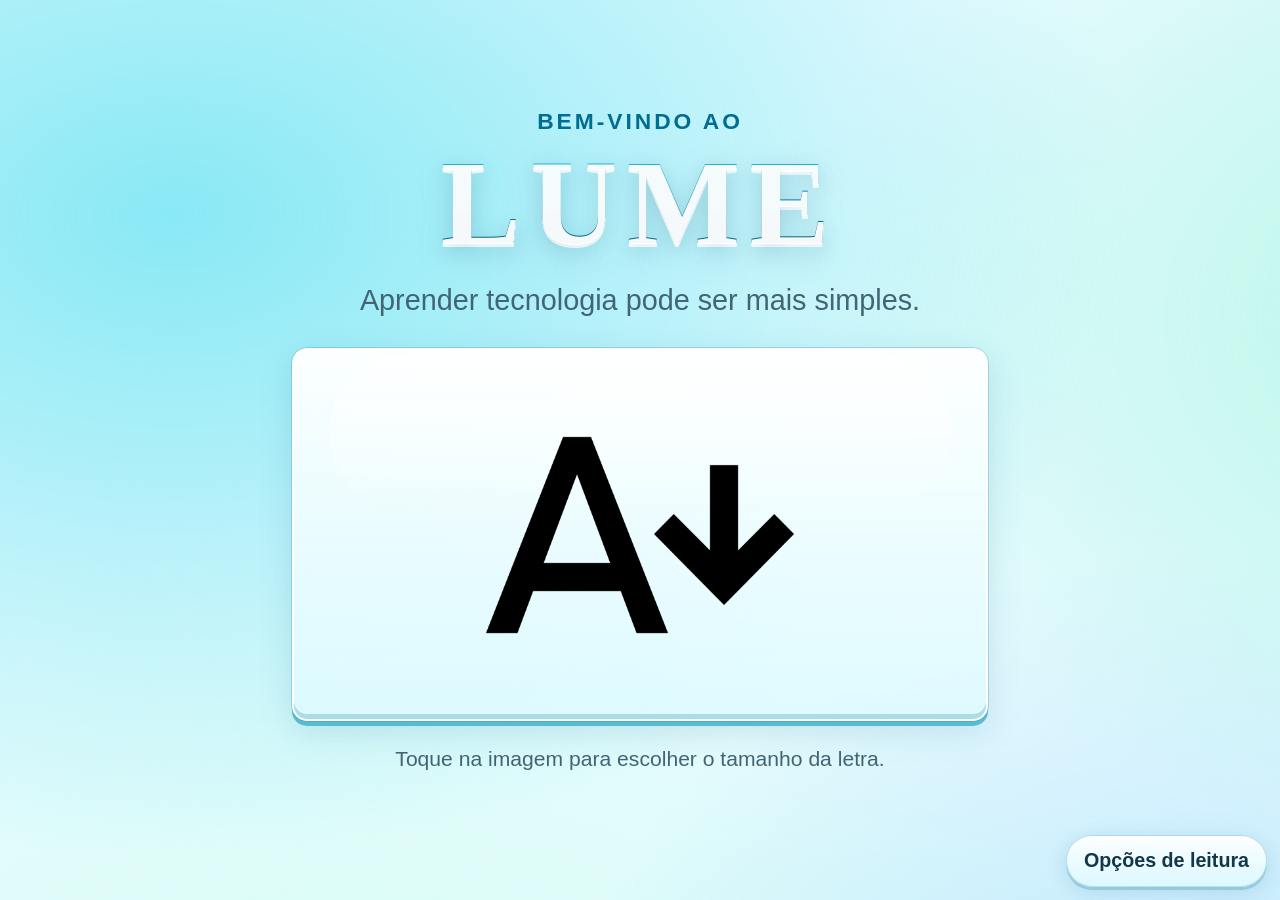
<file: index.html>
<!doctype html>
<html lang="pt-BR">
<head>
  <meta charset="utf-8">
  <meta name="viewport" content="width=device-width, initial-scale=1">
  <meta name="color-scheme" content="light dark">
  <title>LUME — Vamos começar</title>
  <link rel="stylesheet" href="assets/css/styles.css">
<link rel="icon" href="assets/img/favicon.ico?v=4" type="image/x-icon">
  <link rel="shortcut icon" href="assets/img/favicon.ico?v=4" type="image/x-icon">
  <script src="assets/js/common.js"></script>
  <meta name="description" content="LUME — aprender tecnologia com calma, autonomia e segurança.">
  <script src="assets/js/index.js" defer></script>
</head>
<body class="welcome-page">
  <main class="welcome">
    <p class="eyebrow">Bem-vindo ao</p>
    <h1 class="brand">LUME</h1>
    <p class="welcome-copy">Aprender tecnologia pode ser mais simples.</p>
    <button class="fontsize-button" id="startButton" type="button" aria-label="Começar e ajustar o tamanho da letra">
      <img id="fontsizeImage" src="assets/img/fontsize.png" alt="Imagem para começar e ajustar a leitura" style="pointer-events: none;">
      <span class="image-fallback" id="imageFallback" hidden>Toque aqui para começar</span>
    </button>
    <p class="hint">Toque na imagem para escolher o tamanho da letra.</p>
  </main>
</body>
</html>
</file>
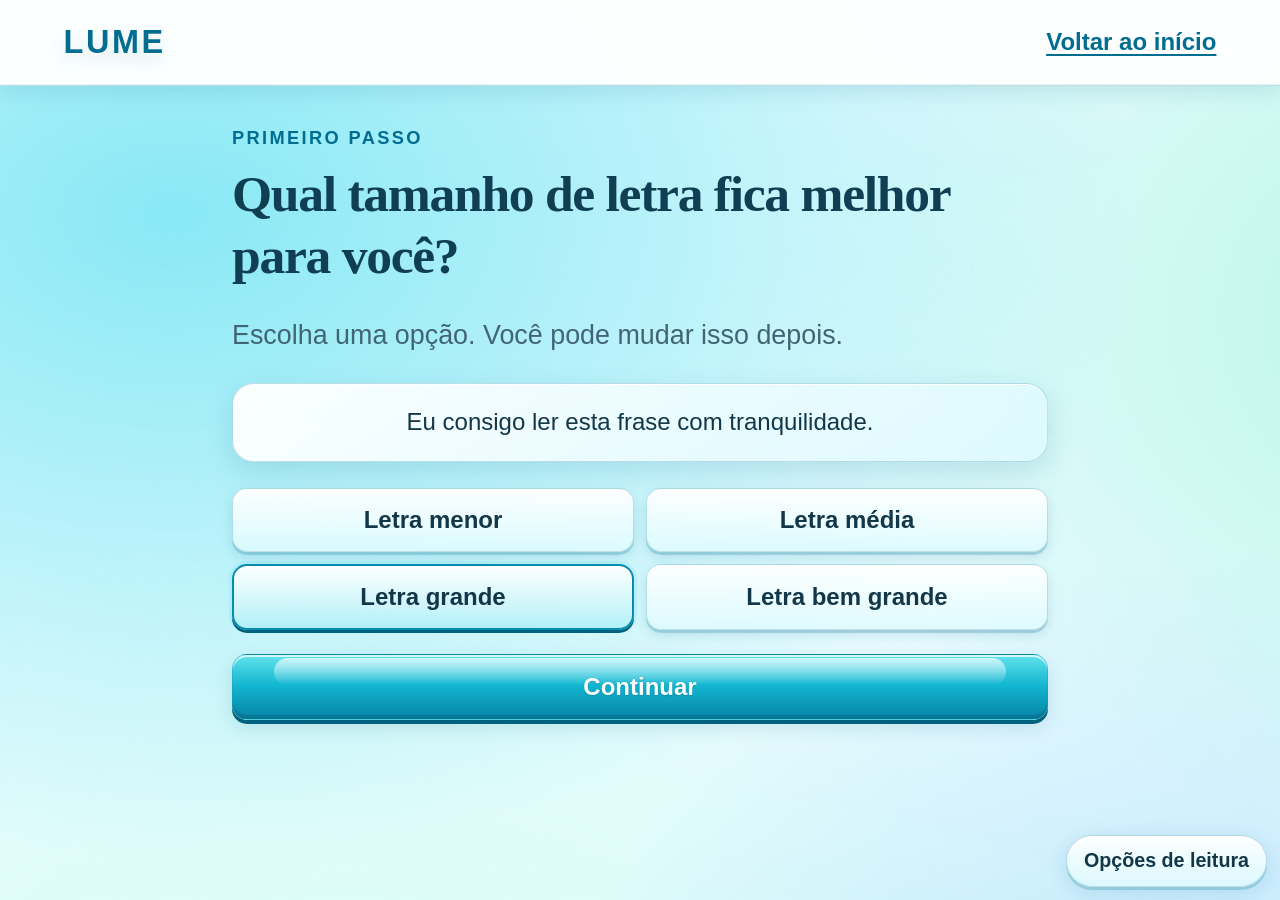
<file: pages/acessibilidade.html>
<!doctype html>
<html lang="pt-BR">
<head>
  <meta charset="utf-8">
  <meta name="viewport" content="width=device-width, initial-scale=1">
  <meta name="color-scheme" content="light dark">
  <title>Escolha o tamanho da letra — LUME</title>
  <link rel="stylesheet" href="../assets/css/styles.css">
<link rel="icon" href="../assets/img/favicon.ico?v=4" type="image/x-icon">
  <link rel="shortcut icon" href="../assets/img/favicon.ico?v=4" type="image/x-icon">
  <script src="../assets/js/common.js"></script>
  <script src="../assets/js/accessibility.js" defer></script>
</head>
<body>
  <header class="site-header">
    <a class="brand small-brand" href="../index.html">LUME</a>
    <a class="text-link" href="../index.html">Voltar ao início</a>
  </header>
  <main class="container narrow">
    <p class="eyebrow">Primeiro passo</p>
    <h1>Qual tamanho de letra fica melhor para você?</h1>
    <p class="lead">Escolha uma opção. Você pode mudar isso depois.</p>
    <section class="font-preview" aria-live="polite">
      <p id="previewText">Eu consigo ler esta frase com tranquilidade.</p>
    </section>
    <div class="choice-grid" aria-label="Tamanho da letra">
      <button class="choice-button" type="button" data-font="small" aria-pressed="false">Letra menor</button>
      <button class="choice-button" type="button" data-font="medium" aria-pressed="false">Letra média</button>
      <button class="choice-button" type="button" data-font="large" aria-pressed="false">Letra grande</button>
      <button class="choice-button" type="button" data-font="xlarge" aria-pressed="false">Letra bem grande</button>
    </div>
    <a class="button primary full" href="login.html">Continuar</a>
  </main>
</body>
</html>
</file>
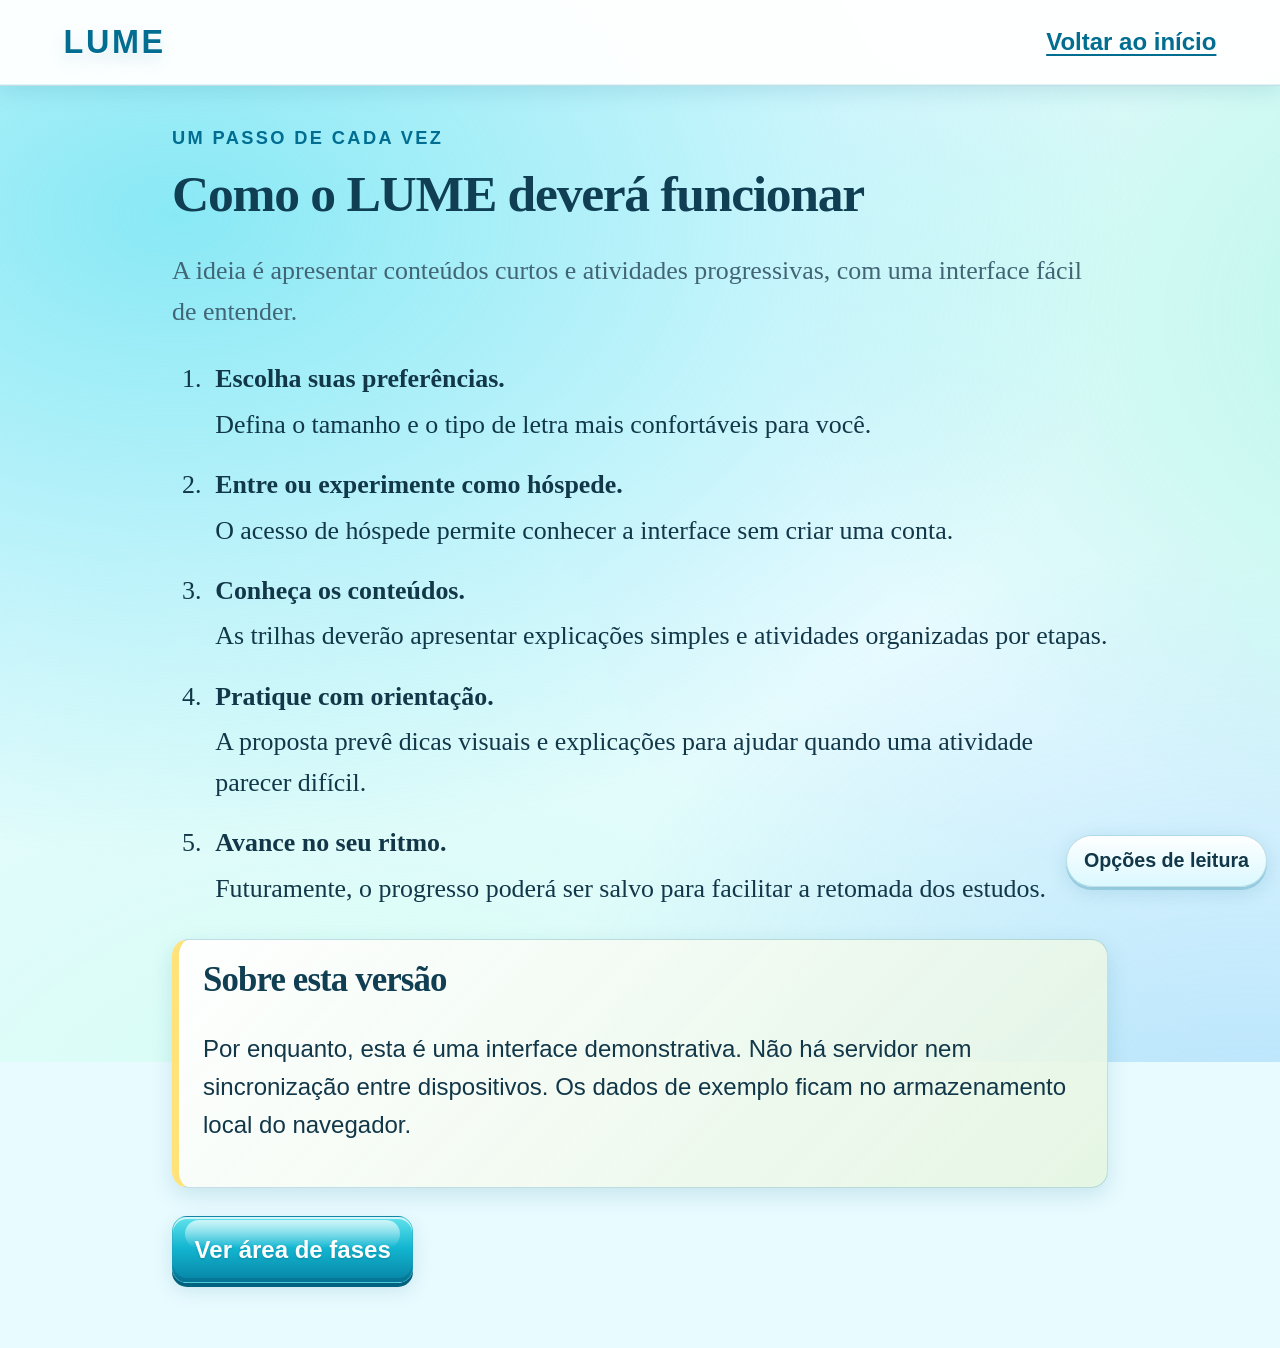
<file: pages/como-funciona.html>
<!doctype html>
<html lang="pt-BR">
<head>
  <meta charset="utf-8">
  <meta name="viewport" content="width=device-width, initial-scale=1">
  <meta name="color-scheme" content="light dark">
  <title>Como funciona — LUME</title>
  <link rel="stylesheet" href="../assets/css/styles.css">
<link rel="icon" href="../assets/img/favicon.ico?v=4" type="image/x-icon">
  <link rel="shortcut icon" href="../assets/img/favicon.ico?v=4" type="image/x-icon">
  <script src="../assets/js/common.js"></script>
</head>
<body>
  <header class="site-header">
    <a class="brand small-brand" href="../index.html">LUME</a>
    <a class="text-link" href="inicio.html">Voltar ao início</a>
  </header>
  <main class="container reading">
    <p class="eyebrow">Um passo de cada vez</p>
    <h1>Como o LUME deverá funcionar</h1>
    <p class="lead">A ideia é apresentar conteúdos curtos e atividades progressivas, com uma interface fácil de entender.</p>
    <ol class="steps">
      <li><strong>Escolha suas preferências.</strong><p>Defina o tamanho e o tipo de letra mais confortáveis para você.</p></li>
      <li><strong>Entre ou experimente como hóspede.</strong><p>O acesso de hóspede permite conhecer a interface sem criar uma conta.</p></li>
      <li><strong>Conheça os conteúdos.</strong><p>As trilhas deverão apresentar explicações simples e atividades organizadas por etapas.</p></li>
      <li><strong>Pratique com orientação.</strong><p>A proposta prevê dicas visuais e explicações para ajudar quando uma atividade parecer difícil.</p></li>
      <li><strong>Avance no seu ritmo.</strong><p>Futuramente, o progresso poderá ser salvo para facilitar a retomada dos estudos.</p></li>
    </ol>
    <section class="callout">
      <h2>Sobre esta versão</h2>
      <p>Por enquanto, esta é uma interface demonstrativa. Não há servidor nem sincronização entre dispositivos. Os dados de exemplo ficam no armazenamento local do navegador.</p>
    </section>
    <a class="button primary" href="trilhas.html">Ver área de fases</a>
  </main>
</body>
</html>
</file>
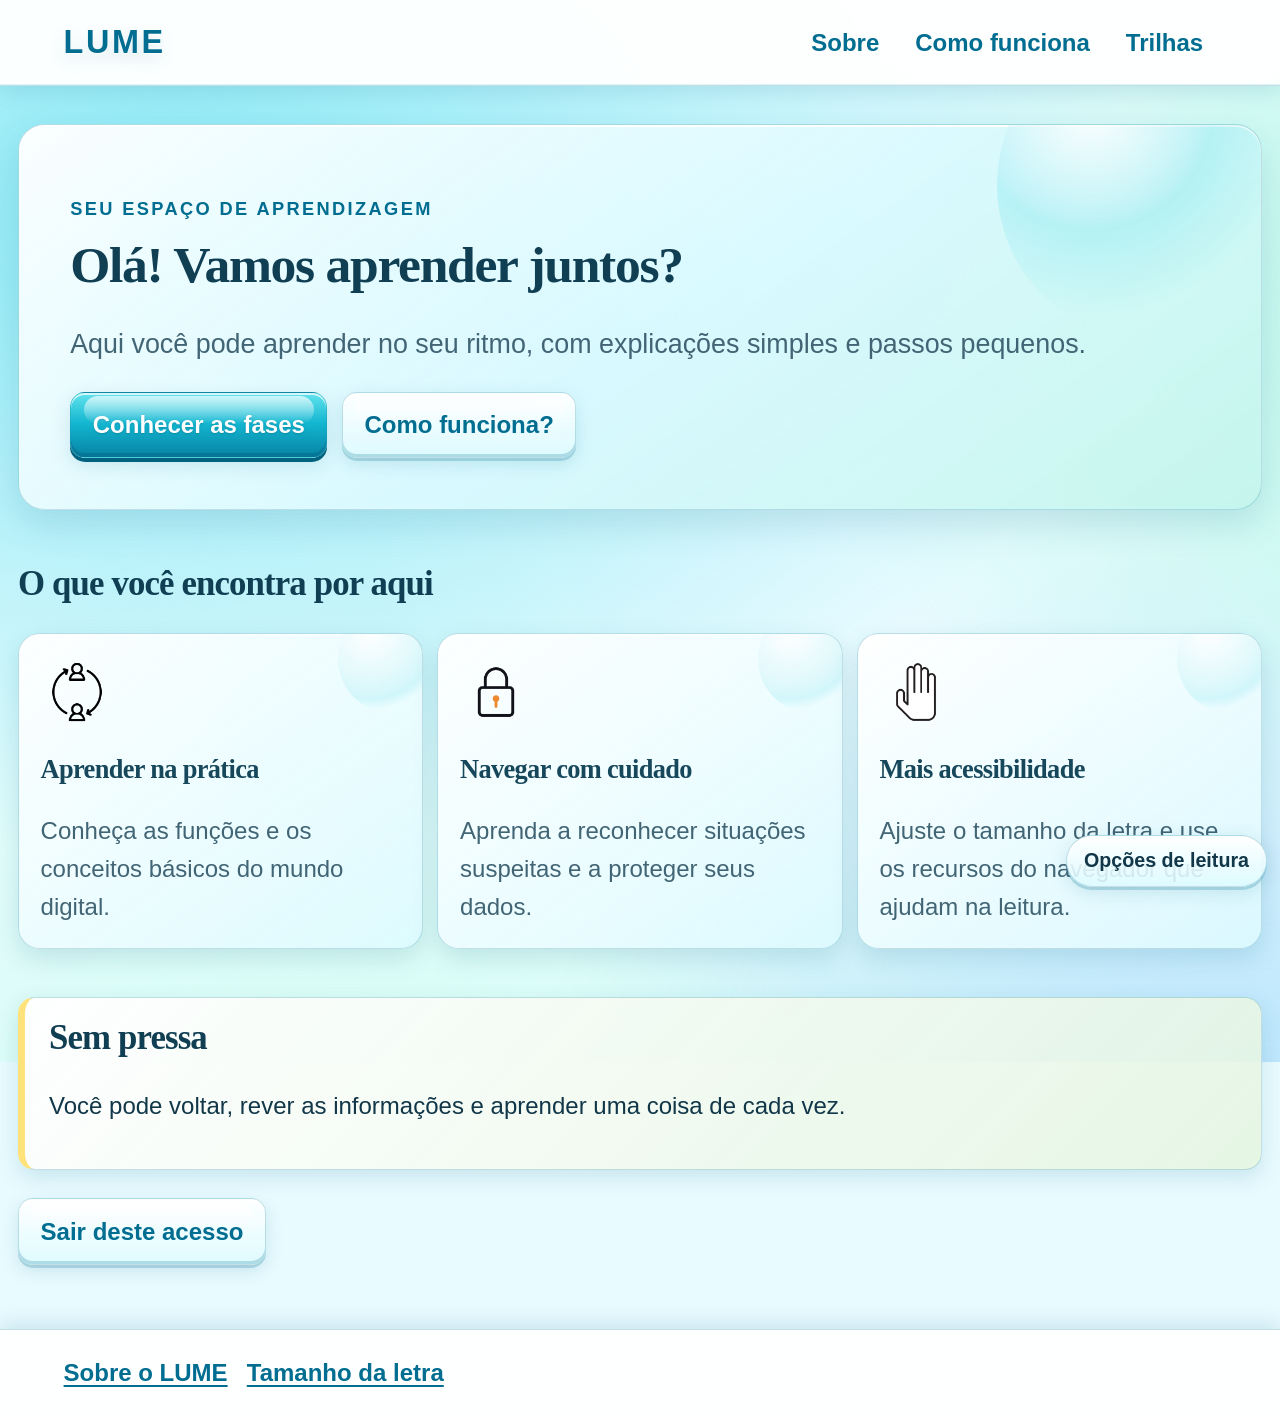
<file: pages/inicio.html>
<!doctype html>
<html lang="pt-BR">
<head>
  <meta charset="utf-8">
  <meta name="viewport" content="width=device-width, initial-scale=1">
  <meta name="color-scheme" content="light dark">
  <title>Início — LUME</title>
  <link rel="stylesheet" href="../assets/css/styles.css">
<link rel="icon" href="../assets/img/favicon.ico?v=4" type="image/x-icon">
  <link rel="shortcut icon" href="../assets/img/favicon.ico?v=4" type="image/x-icon">
  <script src="../assets/js/common.js"></script>
  <script src="../assets/js/home.js" defer></script>
</head>
<body>
  <header class="site-header">
    <a class="brand small-brand" href="../index.html">LUME</a>
    <nav aria-label="Navegação principal">
      <a href="sobre.html">Sobre</a>
      <a href="como-funciona.html">Como funciona</a>
      <a href="trilhas.html">Trilhas</a>
    </nav>
  </header>
  <main class="container">
    <section id="temporaryNotice" class="temporary-notice" role="status" hidden>
      <h2>Atenção</h2>
      <p>Atenção, este usuário sem e-mail é temporário. Após um período e determinadas atividades, você será instruído sobre como vincular um e-mail para continuar usando a plataforma. Bom aprendizado!</p>
      <button class="button secondary" id="dismissNotice" type="button">Entendi</button>
    </section>
    <section class="hero-panel">
      <p class="eyebrow">Seu espaço de aprendizagem</p>
      <h1 id="greeting">Olá! Vamos aprender juntos?</h1>
      <p class="lead">Aqui você pode aprender no seu ritmo, com explicações simples e passos pequenos.</p>
      <div class="hero-actions">
        <a class="button primary" href="trilhas.html">Conhecer as fases</a>
        <a class="button secondary" href="como-funciona.html">Como funciona?</a>
      </div>
    </section>
    <section class="section">
      <h2>O que você encontra por aqui</h2>
      <div class="cards">
        <article class="info-card">
          <img class="card-icon" src="../assets/img/icon-aprender.png" alt="" loading="lazy">
          <h3>Aprender na prática</h3>
          <p>Conheça as funções e os conceitos básicos do mundo digital.</p>
        </article>
        <article class="info-card">
          <img class="card-icon" src="../assets/img/icon-seguranca.png" alt="" loading="lazy">
          <h3>Navegar com cuidado</h3>
          <p>Aprenda a reconhecer situações suspeitas e a proteger seus dados.</p>
        </article>
        <article class="info-card">
          <img class="card-icon" src="../assets/img/icon-acessibilidade.png" alt="" loading="lazy">
          <h3>Mais acessibilidade</h3>
          <p>Ajuste o tamanho da letra e use os recursos do navegador que ajudam na leitura.</p>
        </article>
      </div>
    </section>
    <section class="callout">
      <h2>Sem pressa</h2>
      <p>Você pode voltar, rever as informações e aprender uma coisa de cada vez.</p>
    </section>
    <button class="button secondary" id="logoutButton" type="button">Sair deste acesso</button>
  </main>
  <footer class="site-footer">
    <a href="sobre.html">Sobre o LUME</a>
    <a href="acessibilidade.html">Tamanho da letra</a>
  </footer>
</body>
</html>
</file>
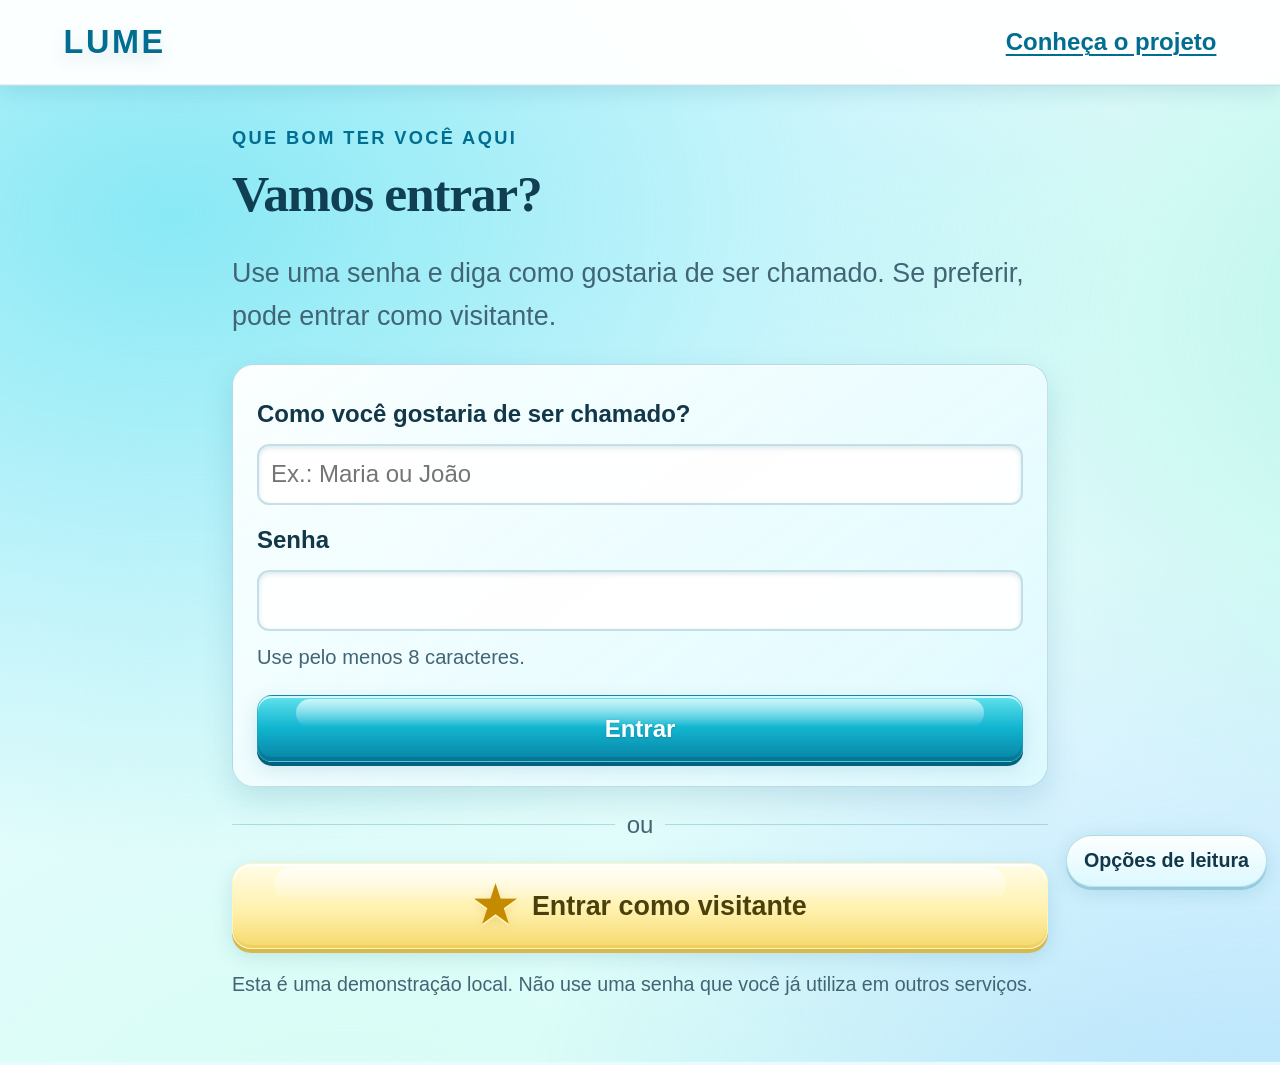
<file: pages/login.html>
<!doctype html>
<html lang="pt-BR">
<head>
  <meta charset="utf-8">
  <meta name="viewport" content="width=device-width, initial-scale=1">
  <meta name="color-scheme" content="light dark">
  <title>Entrar — LUME</title>
  <link rel="stylesheet" href="../assets/css/styles.css">
  <link rel="icon" href="../assets/img/favicon.ico?v=4" type="image/x-icon">
  <link rel="shortcut icon" href="../assets/img/favicon.ico?v=4" type="image/x-icon">
  <script src="../assets/js/common.js"></script>
  <script src="../assets/js/auth.js" defer></script>
</head>
<body>
  <header class="site-header">
    <a class="brand small-brand" href="../index.html">LUME</a>
    <a class="text-link" href="sobre.html">Conheça o projeto</a>
  </header>

  <main class="container narrow">
    <p class="eyebrow">Que bom ter você aqui</p>
    <h1>Vamos entrar?</h1>
    <p class="lead">Use uma senha e diga como gostaria de ser chamado. Se preferir, pode entrar como visitante.</p>

    <form id="loginForm" class="panel">
      <label for="displayName">Como você gostaria de ser chamado?</label>
      <input
        id="displayName"
        name="displayName"
        autocomplete="name"
        required
        minlength="2"
        maxlength="30"
        placeholder="Ex.: Maria ou João"
      >

      <label for="password">Senha</label>
      <input
        id="password"
        name="password"
        type="password"
        autocomplete="current-password"
        required
        minlength="8"
        aria-describedby="passwordHelp"
      >
      <p id="passwordHelp" class="field-help">Use pelo menos 8 caracteres.</p>

      <p id="loginMessage" class="form-message" role="status"></p>

      <button class="button primary full" type="submit">Entrar</button>
    </form>

    <div class="separator"><span>ou</span></div>

    <button class="guest-button full" id="guestButton" type="button">
      <span class="star" aria-hidden="true">★</span>
      <span>Entrar como visitante</span>
    </button>

    <p class="small-note">
      Esta é uma demonstração local. Não use uma senha que você já utiliza em outros serviços.
    </p>
  </main>
</body>
</html>
</file>
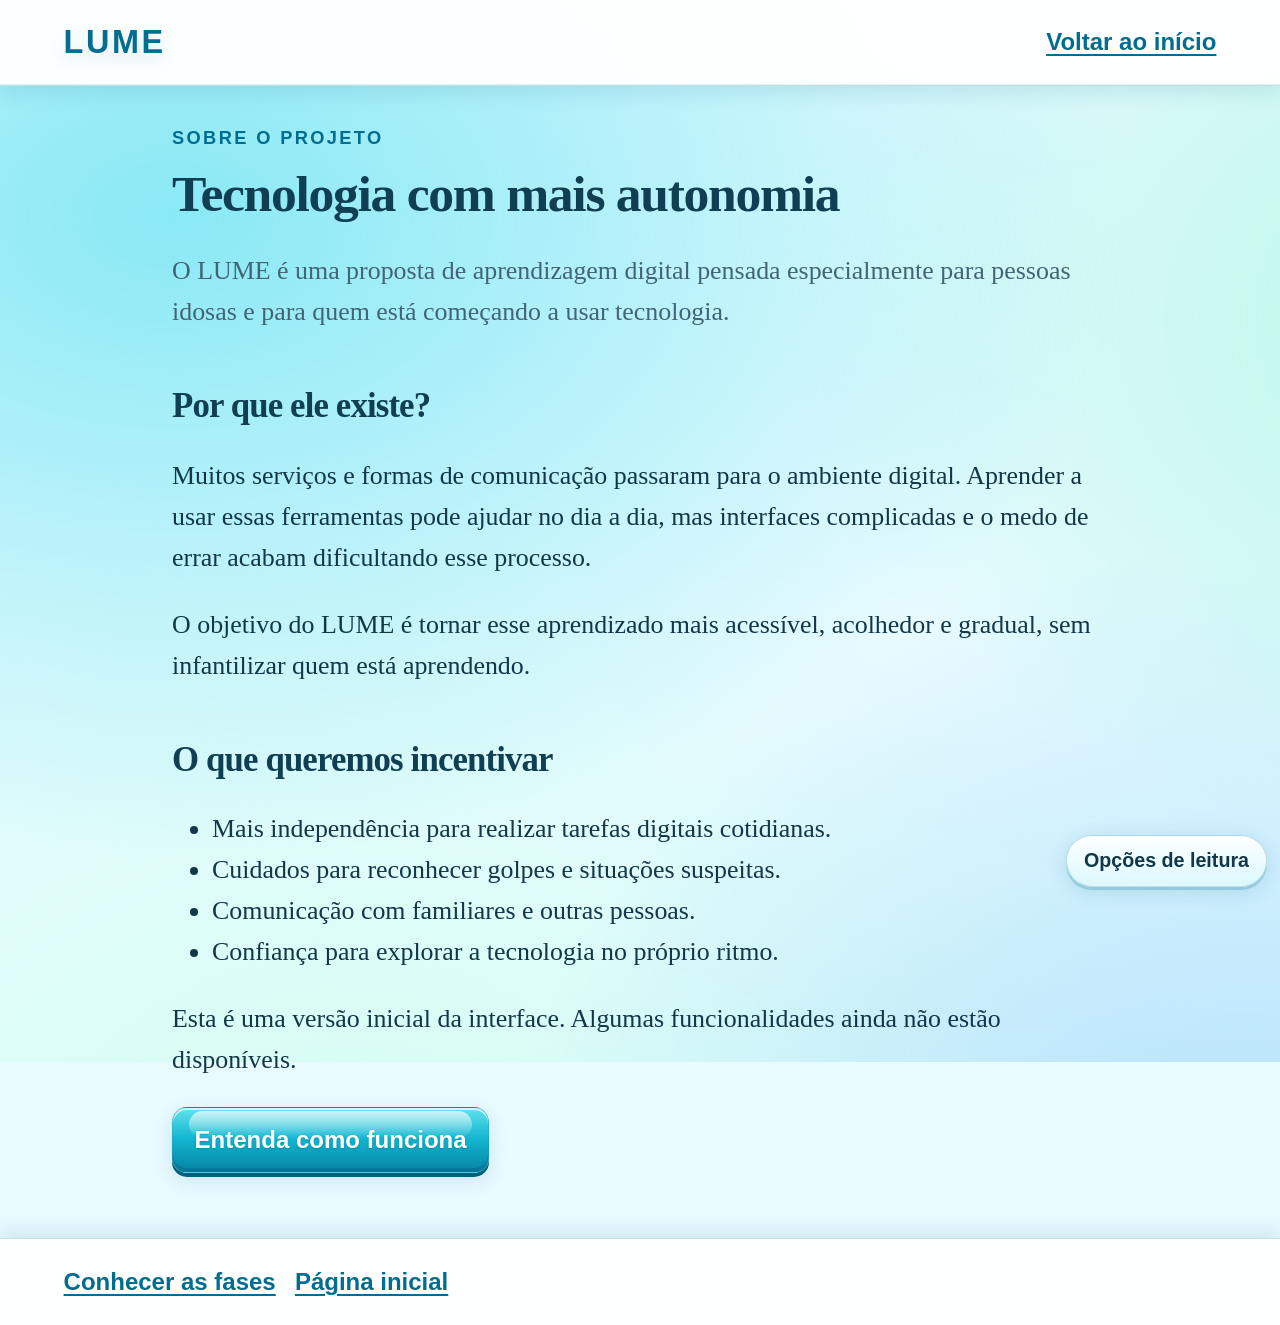
<file: pages/sobre.html>
<!doctype html>
<html lang="pt-BR">
<head>
  <meta charset="utf-8">
  <meta name="viewport" content="width=device-width, initial-scale=1">
  <meta name="color-scheme" content="light dark">
  <title>Sobre o LUME</title>
  <link rel="stylesheet" href="../assets/css/styles.css">
<link rel="icon" href="../assets/img/favicon.ico?v=4" type="image/x-icon">
  <link rel="shortcut icon" href="../assets/img/favicon.ico?v=4" type="image/x-icon">
  <script src="../assets/js/common.js"></script>
</head>
<body>
  <header class="site-header">
    <a class="brand small-brand" href="../index.html">LUME</a>
    <a class="text-link" href="inicio.html">Voltar ao início</a>
  </header>
  <main class="container reading">
    <p class="eyebrow">Sobre o projeto</p>
    <h1>Tecnologia com mais autonomia</h1>
    <p class="lead">O LUME é uma proposta de aprendizagem digital pensada especialmente para pessoas idosas e para quem está começando a usar tecnologia.</p>
    <h2>Por que ele existe?</h2>
    <p>Muitos serviços e formas de comunicação passaram para o ambiente digital. Aprender a usar essas ferramentas pode ajudar no dia a dia, mas interfaces complicadas e o medo de errar acabam dificultando esse processo.</p>
    <p>O objetivo do LUME é tornar esse aprendizado mais acessível, acolhedor e gradual, sem infantilizar quem está aprendendo.</p>
    <h2>O que queremos incentivar</h2>
    <ul>
      <li>Mais independência para realizar tarefas digitais cotidianas.</li>
      <li>Cuidados para reconhecer golpes e situações suspeitas.</li>
      <li>Comunicação com familiares e outras pessoas.</li>
      <li>Confiança para explorar a tecnologia no próprio ritmo.</li>
    </ul>
    <p>Esta é uma versão inicial da interface. Algumas funcionalidades ainda não estão disponíveis.</p>
    <a class="button primary" href="como-funciona.html">Entenda como funciona</a>
  </main>
  <footer class="site-footer">
    <a href="trilhas.html">Conhecer as fases</a>
    <a href="../index.html">Página inicial</a>
  </footer>
</body>
</html>
</file>
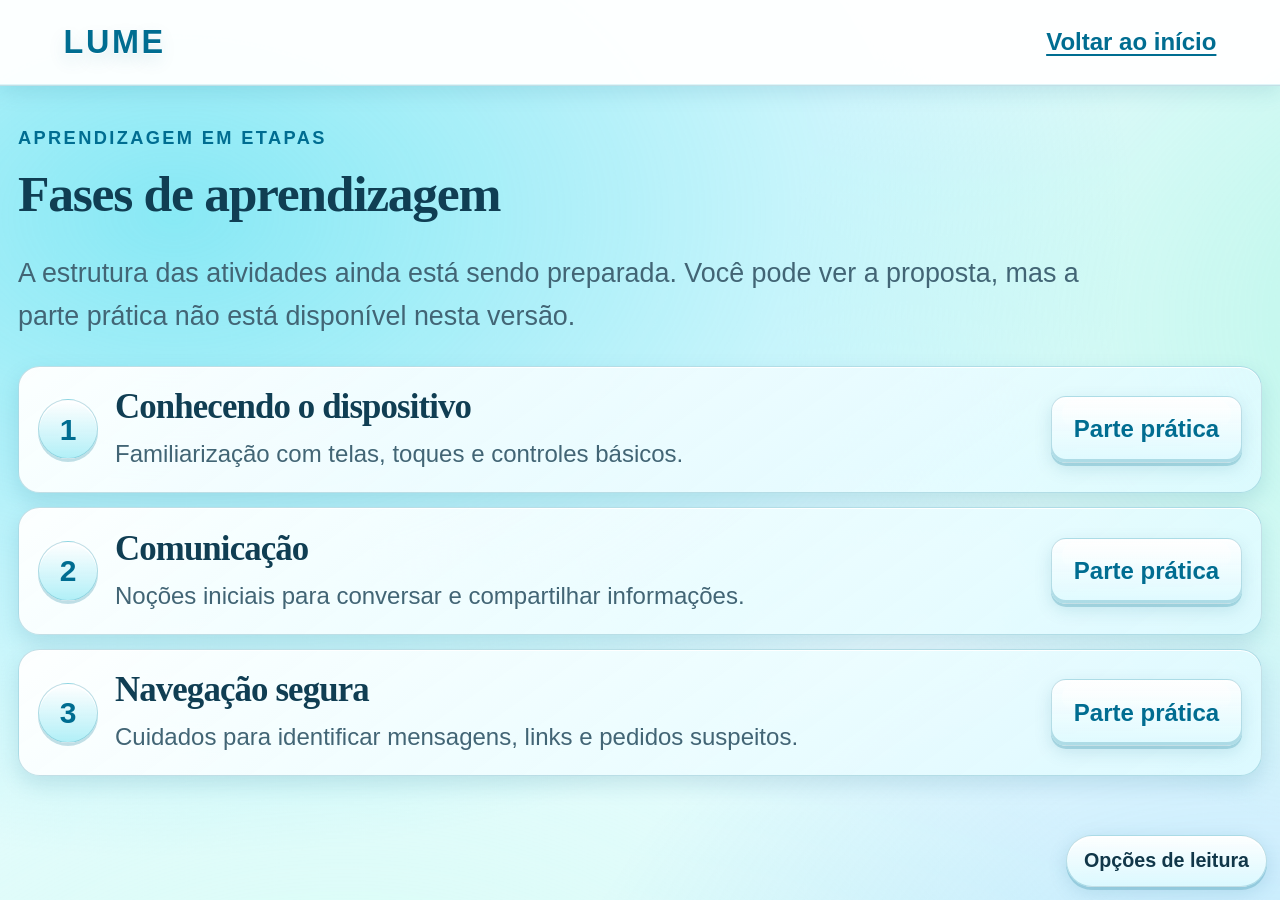
<file: pages/trilhas.html>
<!doctype html>
<html lang="pt-BR">
<head>
  <meta charset="utf-8">
  <meta name="viewport" content="width=device-width, initial-scale=1">
  <meta name="color-scheme" content="light dark">
  <title>Fases de aprendizagem — LUME</title>
  <link rel="stylesheet" href="../assets/css/styles.css">
<link rel="icon" href="../assets/img/favicon.ico?v=4" type="image/x-icon">
  <link rel="shortcut icon" href="../assets/img/favicon.ico?v=4" type="image/x-icon">
  <script src="../assets/js/common.js"></script>
  <script src="../assets/js/trilhas.js" defer></script>
</head>
<body>
  <header class="site-header">
    <a class="brand small-brand" href="../index.html">LUME</a>
    <a class="text-link" href="inicio.html">Voltar ao início</a>
  </header>
  <main class="container">
    <p class="eyebrow">Aprendizagem em etapas</p>
    <h1>Fases de aprendizagem</h1>
    <p class="lead">A estrutura das atividades ainda está sendo preparada. Você pode ver a proposta, mas a parte prática não está disponível nesta versão.</p>
    <div class="phase-list">
      <article class="phase-card">
        <span class="phase-number">1</span>
        <div><h2>Conhecendo o dispositivo</h2><p>Familiarização com telas, toques e controles básicos.</p></div>
        <button class="button secondary phase-button" type="button">Parte prática</button>
      </article>
      <article class="phase-card">
        <span class="phase-number">2</span>
        <div><h2>Comunicação</h2><p>Noções iniciais para conversar e compartilhar informações.</p></div>
        <button class="button secondary phase-button" type="button">Parte prática</button>
      </article>
      <article class="phase-card">
        <span class="phase-number">3</span>
        <div><h2>Navegação segura</h2><p>Cuidados para identificar mensagens, links e pedidos suspeitos.</p></div>
        <button class="button secondary phase-button" type="button">Parte prática</button>
      </article>
    </div>
    <p id="phaseAlert" class="alert-message" role="status" hidden><strong>Em desenvolvimento.</strong> A parte prática das fases ainda não está pronta. Volte mais tarde!</p>
  </main>
</body>
</html>
</file>
<file: assets/css/styles.css>
:root {
  color-scheme: light;
  --page-font-family: Arial, Helvetica, sans-serif;
  --heading-font-family: "Times New Roman", Times, serif;
  --reading-font-family: "Times New Roman", Times, serif;
  --base-font-size: 24px;
  --ink: #113749;
  --muted: #426575;
  --heading: #103e53;
  --link: #006d91;
  --page-background: #e8fbff;
  --surface: rgba(255, 255, 255, 0.88);
  --surface-strong: rgba(255, 255, 255, 0.96);
  --surface-soft: rgba(221, 250, 255, 0.86);
  --border: rgba(44, 139, 164, 0.28);
  --primary: #078cae;
  --primary-dark: #00627e;
  --aqua: #52d9e8;
  --mint: #75e4b0;
  --accent: #ffe27a;
  --focus: #e0931c;
  --shadow: rgba(16, 104, 132, 0.15);
  --glow-a: rgba(78, 222, 239, 0.62);
  --glow-b: rgba(135, 244, 208, 0.58);
  --glow-c: rgba(97, 187, 247, 0.42);
  --glow-d: rgba(206, 255, 239, 0.72);
  --button-text: #ffffff;
  --card-heading: #16475b;
}

:root[data-theme="dark"] {
  color-scheme: dark;
  --ink: #e2f5fb;
  --muted: #b4d2de;
  --heading: #e9fbff;
  --link: #8deeff;
  --page-background: #071e29;
  --surface: rgba(10, 42, 57, 0.9);
  --surface-strong: rgba(9, 37, 51, 0.96);
  --surface-soft: rgba(15, 64, 80, 0.88);
  --border: rgba(104, 221, 236, 0.28);
  --primary: #20b9d1;
  --primary-dark: #08748b;
  --aqua: #31cadd;
  --mint: #43cfa1;
  --accent: #f0d36d;
  --focus: #ffd36e;
  --shadow: rgba(0, 0, 0, 0.28);
  --glow-a: rgba(0, 164, 198, 0.34);
  --glow-b: rgba(19, 177, 132, 0.3);
  --glow-c: rgba(46, 126, 221, 0.3);
  --glow-d: rgba(16, 91, 110, 0.46);
  --button-text: #f4fdff;
  --card-heading: #e1f8ff;
}

@media (prefers-color-scheme: dark) {
  :root[data-theme="auto"] {
    color-scheme: dark;
    --ink: #e2f5fb;
    --muted: #b4d2de;
    --heading: #e9fbff;
    --link: #8deeff;
    --page-background: #071e29;
    --surface: rgba(10, 42, 57, 0.9);
    --surface-strong: rgba(9, 37, 51, 0.96);
    --surface-soft: rgba(15, 64, 80, 0.88);
    --border: rgba(104, 221, 236, 0.28);
    --primary: #20b9d1;
    --primary-dark: #08748b;
    --aqua: #31cadd;
    --mint: #43cfa1;
    --accent: #f0d36d;
    --focus: #ffd36e;
    --shadow: rgba(0, 0, 0, 0.28);
    --glow-a: rgba(0, 164, 198, 0.34);
    --glow-b: rgba(19, 177, 132, 0.3);
    --glow-c: rgba(46, 126, 221, 0.3);
    --glow-d: rgba(16, 91, 110, 0.46);
    --button-text: #f4fdff;
    --card-heading: #e1f8ff;
  }
}

* {
  box-sizing: border-box;
}

html {
  min-height: 100%;
  font-size: var(--base-font-size);
  scroll-behavior: smooth;
}

body {
  position: relative;
  isolation: isolate;
  min-height: 100vh;
  margin: 0;
  overflow-x: hidden;
  color: var(--ink);
  background: var(--page-background);
  font-family: var(--page-font-family);
  font-size: 1rem;
  line-height: 1.58;
}

body::before {
  position: fixed;
  z-index: -1;
  inset: -18%;
  content: "";
  pointer-events: none;
  background:
    radial-gradient(ellipse at 18% 22%, var(--glow-a) 0%, transparent 34%),
    radial-gradient(ellipse at 78% 28%, var(--glow-b) 0%, transparent 32%),
    radial-gradient(ellipse at 62% 82%, var(--glow-c) 0%, transparent 35%),
    radial-gradient(ellipse at 25% 78%, var(--glow-d) 0%, transparent 34%);
  background-size: 140% 140%;
  transform: translate3d(-2%, 0, 0);
  animation: aquaFlow 34s ease-in-out infinite alternate;
  will-change: transform;
}

@keyframes aquaFlow {
  0% {
    transform: translate3d(-2%, -1%, 0) scale(1);
  }
  50% {
    transform: translate3d(2%, 2%, 0) scale(1.035);
  }
  100% {
    transform: translate3d(3%, -2%, 0) scale(1.015);
  }
}

a {
  color: var(--link);
  font-weight: 700;
  text-underline-offset: 0.16em;
}

a:hover {
  text-decoration-thickness: 2px;
}

button,
input,
select {
  font: inherit;
}

button,
.button {
  min-height: 2.25rem;
  border-radius: 0.625rem;
  cursor: pointer;
  transition: transform 0.16s ease, filter 0.16s ease, box-shadow 0.16s ease;
}

button:hover,
.button:hover {
  filter: saturate(1.08) brightness(1.02);
  transform: translateY(-2px);
}

button:active,
.button:active {
  transform: translateY(1px);
}

button:focus-visible,
a:focus-visible,
input:focus-visible,
select:focus-visible,
summary:focus-visible {
  outline: 3px solid var(--focus);
  outline-offset: 3px;
}

h1,
h2,
h3,
h4 {
  color: var(--heading);
  font-family: var(--heading-font-family);
  line-height: 1.2;
  letter-spacing: -0.025em;
}

h1 {
  margin: 0.2em 0 0.45em;
  font-size: 2.15rem;
}

h2 {
  margin-top: 1.5em;
  font-size: 1.45rem;
}

h3 {
  font-size: 1.1rem;
}

p,
li {
  max-width: 75ch;
}

img {
  max-width: 100%;
}

[hidden] {
  display: none !important;
}

.site-header {
  position: relative;
  display: flex;
  align-items: center;
  justify-content: space-between;
  gap: 1rem;
  padding: 0.7rem clamp(0.75rem, 5vw, 2.65rem);
  border-bottom: 1px solid var(--border);
  background: var(--surface-strong);
  box-shadow: 0 0.2rem 0.9rem var(--shadow), inset 0 -1px rgba(99, 202, 221, 0.2);
}

.site-header nav {
  display: flex;
  flex-wrap: wrap;
  gap: 0.4rem;
}

.site-header nav a {
  padding: 0.28rem 0.55rem;
  border-radius: 999px;
  text-decoration: none;
}

.site-header nav a:hover {
  background: color-mix(in srgb, var(--aqua) 18%, transparent);
}

.brand {
  color: var(--link);
  font-weight: 900;
  letter-spacing: 0.08em;
  text-decoration: none;
  text-shadow: 0 1px 0 var(--surface-strong), 0 0.3rem 0.7rem var(--shadow);
}

.small-brand {
  font-size: 1.35rem;
}

.container {
  position: relative;
  width: min(100% - 1.5rem, 52rem);
  margin: 1.6rem auto 2.7rem;
}

.narrow {
  width: min(100% - 1.5rem, 34rem);
}

.reading {
  max-width: 39rem;
}

.reading > p:not(.eyebrow),
.reading li {
  font-family: var(--reading-font-family);
  font-size: 1.08rem;
}

.lead {
  color: var(--muted);
  font-size: 1.12rem;
}

.eyebrow {
  margin-bottom: 0.35rem;
  color: var(--link);
  font-size: 0.76rem;
  font-weight: 900;
  letter-spacing: 0.13em;
  text-transform: uppercase;
}

.text-link {
  font-weight: 800;
}

.button {
  position: relative;
  isolation: isolate;
  display: inline-flex;
  align-items: center;
  justify-content: center;
  gap: 0.45rem;
  overflow: hidden;
  padding: 0.55rem 0.9rem;
  border: 1px solid var(--border);
  font-weight: 900;
  text-align: center;
  text-decoration: none;
}

.button::before,
.guest-button::before,
.fontsize-button::before {
  position: absolute;
  z-index: -1;
  top: 3px;
  right: 5%;
  left: 5%;
  height: 43%;
  border-radius: 999px;
  background: linear-gradient(180deg, rgba(255, 255, 255, 0.7), transparent);
  content: "";
  pointer-events: none;
}

.primary {
  color: var(--button-text);
  background: linear-gradient(180deg, #62e3ed 0%, #12b5d0 48%, #0783a4 100%);
  box-shadow: inset 0 2px 0 rgba(255, 255, 255, 0.72), inset 0 -4px 0 rgba(0, 72, 100, 0.25), 0 4px 0 var(--primary-dark), 0 7px 0.8rem var(--shadow);
  text-shadow: 0 1px 2px rgba(0, 65, 80, 0.25);
}

.primary:hover {
  color: var(--button-text);
  background: linear-gradient(180deg, #81edf3 0%, #20c4db 47%, #0789aa 100%);
}

.secondary {
  color: var(--link);
  background: linear-gradient(180deg, var(--surface-strong), var(--surface-soft));
  box-shadow: inset 0 2px 0 rgba(255, 255, 255, 0.7), inset 0 -3px 0 var(--border), 0 3px 0 var(--border), 0 6px 0.7rem var(--shadow);
}

.full {
  width: 100%;
}

.welcome-page {
  min-height: 100vh;
}

.welcome {
  display: flex;
  min-height: 100vh;
  width: min(100% - 1.2rem, 38rem);
  margin: 0 auto;
  padding: 1.25rem 0;
  flex-direction: column;
  align-items: center;
  justify-content: center;
  text-align: center;
}

.welcome .eyebrow {
  margin: 0;
  font-size: 0.95rem;
}

.welcome .brand {
  margin: 0.15rem 0;
  background: linear-gradient(180deg, #31d6e8 0%, #087fa8 48%, #07536f 100%);
  background-clip: text;
  color: transparent;
  font-size: clamp(2.8rem, 5rem, 5.5rem);
  line-height: 1;
  -webkit-background-clip: text;
  filter: drop-shadow(0 3px 0 rgba(255, 255, 255, 0.9)) drop-shadow(0 7px 0.6rem var(--shadow));
}

.welcome-copy {
  margin: 0.5rem 0 1rem;
  color: var(--muted);
  font-size: 1.2rem;
}

.fontsize-button {
  position: relative;
  isolation: isolate;
  display: flex;
  width: min(90vw, 29rem);
  min-height: 11rem;
  padding: 0.7rem;
  flex-direction: column;
  align-items: center;
  justify-content: center;
  gap: 0.6rem;
  overflow: hidden;
  border: 2px solid var(--surface-strong);
  outline: 1px solid var(--border);
  background: linear-gradient(180deg, var(--surface-strong), var(--surface-soft));
  box-shadow: inset 0 2px 0 var(--surface-strong), inset 0 -5px 0 var(--border), 0 5px 0 #58bccf, 0 10px 1.4rem var(--shadow);
}

.fontsize-button img {
  position: relative;
  z-index: 1;
  width: 100%;
  max-height: 14rem;
  object-fit: contain;
}

.image-fallback {
  position: relative;
  z-index: 1;
  color: var(--link);
  font-size: 1.4rem;
  font-weight: 900;
  text-shadow: 0 1px var(--surface-strong);
}

.hint {
  color: var(--muted);
  font-size: 0.88rem;
}

.font-preview {
  margin: 1.1rem 0;
  padding: 0.8rem;
  border: 1px solid var(--border);
  border-radius: 0.9rem;
  background: linear-gradient(145deg, var(--surface-strong), var(--surface-soft));
  box-shadow: inset 0 1px 0 var(--surface-strong), 0 0.4rem 1.2rem var(--shadow);
  text-align: center;
}

.font-preview p {
  margin: 0 auto;
  font-size: 1em;
}

.choice-grid {
  display: grid;
  margin-bottom: 1rem;
  grid-template-columns: repeat(2, minmax(0, 1fr));
  gap: 0.5rem;
}

.choice-button {
  padding: 0.5rem;
  border: 1px solid var(--border);
  color: var(--ink);
  background: linear-gradient(180deg, var(--surface-strong), var(--surface-soft));
  box-shadow: inset 0 2px 0 var(--surface-strong), 0 3px 0 var(--border), 0 5px 0.5rem var(--shadow);
  font-weight: 900;
}

.choice-button.selected {
  border: 2px solid var(--primary);
  background: linear-gradient(180deg, var(--surface-strong), color-mix(in srgb, var(--aqua) 30%, var(--surface-soft)));
  box-shadow: inset 0 2px 0 var(--surface-strong), 0 3px 0 var(--primary-dark), 0 0 0 3px color-mix(in srgb, var(--aqua) 18%, transparent);
}

.panel {
  display: grid;
  margin-top: 1rem;
  padding: 1rem;
  border: 1px solid var(--border);
  border-radius: 0.9rem;
  background: linear-gradient(145deg, var(--surface-strong), var(--surface-soft));
  box-shadow: inset 0 1px 0 var(--surface-strong), 0 0.5rem 1.25rem var(--shadow);
  gap: 0.45rem;
}

.panel label {
  margin-top: 0.25rem;
  font-weight: 900;
}

.panel input {
  width: 100%;
  min-height: 2.25rem;
  padding: 0.4rem 0.5rem;
  border: 2px solid var(--border);
  border-radius: 0.5rem;
  color: var(--ink);
  background: var(--surface-strong);
  box-shadow: inset 0 2px 5px var(--shadow);
}

.panel input:focus {
  border-color: var(--primary);
}

.form-message {
  margin: 0;
  color: #b13730;
  font-weight: 800;
}

.field-help {
  margin: 0;
  color: var(--muted);
  font-size: 0.84rem;
}

.separator {
  display: flex;
  margin: 0.8rem 0;
  align-items: center;
  gap: 0.5rem;
  color: var(--muted);
}

.separator::before,
.separator::after {
  height: 1px;
  flex: 1;
  background: var(--border);
  content: "";
}

.guest-button {
  position: relative;
  isolation: isolate;
  display: flex;
  min-height: 3.6rem;
  padding: 0.7rem 0.5rem;
  align-items: center;
  justify-content: center;
  gap: 0.65rem;
  overflow: hidden;
  border: 1px solid #fff4bc;
  border-radius: 0.8rem;
  color: #4a400b;
  background: linear-gradient(180deg, #fffde8 0%, #fff1ad 55%, #f6d96d 100%);
  box-shadow: inset 0 2px 0 #fff, inset 0 -3px 0 rgba(181, 133, 11, 0.13), 0 4px 0 #d8b94c, 0 7px 0.8rem var(--shadow);
  font-size: 1.12rem;
  font-weight: 900;
}

.star {
  color: #c58b00;
  font-size: 2rem;
  line-height: 1;
  text-shadow: 0 2px 0 #fff5b4, 0 4px 0.4rem rgba(165, 114, 0, 0.18);
}

.small-note {
  color: var(--muted);
  font-size: 0.82rem;
}

.hero-panel {
  position: relative;
  overflow: hidden;
  padding: clamp(1rem, 4vw, 2.25rem);
  border: 1px solid var(--border);
  border-radius: 1.1rem;
  background: linear-gradient(145deg, var(--surface-strong) 0%, var(--surface-soft) 52%, color-mix(in srgb, var(--mint) 22%, var(--surface-soft)) 100%);
  box-shadow: inset 0 2px 0 var(--surface-strong), 0 0.6rem 1.4rem var(--shadow);
}

.hero-panel::after {
  position: absolute;
  top: -4rem;
  right: -2rem;
  width: 13rem;
  height: 13rem;
  border-radius: 50%;
  background: radial-gradient(circle at 30% 25%, var(--surface-strong), color-mix(in srgb, var(--aqua) 24%, transparent) 38%, transparent 66%);
  content: "";
  pointer-events: none;
}

.hero-panel > * {
  position: relative;
  z-index: 1;
}

.hero-actions {
  display: flex;
  margin-top: 1rem;
  flex-wrap: wrap;
  gap: 0.6rem;
}

.section {
  margin: 2rem 0;
}

.cards {
  display: grid;
  grid-template-columns: repeat(3, minmax(0, 1fr));
  gap: 0.6rem;
}

.info-card {
  position: relative;
  overflow: hidden;
  padding: 0.9rem;
  border: 1px solid var(--border);
  border-radius: 0.9rem;
  background: linear-gradient(145deg, var(--surface-strong), var(--surface-soft));
  box-shadow: inset 0 1px 0 var(--surface-strong), 0 0.4rem 1rem var(--shadow);
}

.info-card::before {
  position: absolute;
  top: -1.2rem;
  right: -1rem;
  width: 4.5rem;
  height: 4.5rem;
  border-radius: 50%;
  background: radial-gradient(circle at 30% 25%, var(--surface-strong), color-mix(in srgb, var(--aqua) 18%, transparent) 60%, transparent 70%);
  content: "";
}

.info-card > * {
  position: relative;
}

.card-icon {
  display: block;
  width: 3rem;
  height: 3rem;
  margin: 0 0 0.5rem;
  object-fit: contain;
}

.info-card h3 {
  color: var(--card-heading);
}

.info-card p {
  margin-bottom: 0;
  color: var(--muted);
}

.callout {
  margin: 1.2rem 0;
  padding: 0.8rem 1rem;
  border: 1px solid var(--border);
  border-left: 0.3rem solid var(--accent);
  border-radius: 0.7rem;
  background: linear-gradient(135deg, var(--surface-strong), color-mix(in srgb, var(--accent) 20%, var(--surface-soft)));
  box-shadow: 0 0.3rem 0.9rem var(--shadow);
}

.callout h2 {
  margin-top: 0;
}

.site-footer {
  display: flex;
  padding: 1rem clamp(0.75rem, 5vw, 2.65rem);
  flex-wrap: wrap;
  gap: 0.8rem;
  border-top: 1px solid var(--border);
  background: var(--surface-strong);
  box-shadow: 0 -0.2rem 0.8rem var(--shadow);
}

.steps {
  padding-left: 1.5em;
}

.steps li {
  margin: 0.8rem 0;
  padding-left: 0.3rem;
}

.steps p {
  margin: 0.2rem 0;
}

.phase-list {
  display: grid;
  margin: 1.2rem 0;
  gap: 0.6rem;
}

.phase-card {
  display: grid;
  padding: 0.8rem;
  align-items: center;
  grid-template-columns: auto 1fr auto;
  gap: 0.7rem;
  border: 1px solid var(--border);
  border-radius: 0.9rem;
  background: linear-gradient(145deg, var(--surface-strong), var(--surface-soft));
  box-shadow: inset 0 1px var(--surface-strong), 0 0.35rem 0.9rem var(--shadow);
}

.phase-card h2 {
  margin: 0 0 0.3rem;
}

.phase-card p {
  margin: 0;
  color: var(--muted);
}

.phase-number {
  display: grid;
  width: 2.5rem;
  height: 2.5rem;
  place-items: center;
  border: 1px solid var(--border);
  border-radius: 50%;
  color: var(--link);
  background: linear-gradient(180deg, var(--surface-strong), color-mix(in srgb, var(--aqua) 34%, var(--surface-soft)));
  box-shadow: inset 0 2px 0 var(--surface-strong), 0 3px 0 var(--border);
  font-size: 1.25rem;
  font-weight: 900;
}

.temporary-notice,
.alert-message {
  padding: 0.8rem 1rem;
  border: 2px solid var(--accent);
  border-radius: 0.75rem;
  background: linear-gradient(140deg, var(--surface-strong), color-mix(in srgb, var(--accent) 24%, var(--surface-soft)));
  box-shadow: 0 0.4rem 1rem var(--shadow);
}

.temporary-notice {
  margin: 0 0 1rem;
}

.temporary-notice h2 {
  margin: 0 0 0.3rem;
}

.temporary-notice p {
  margin: 0 0 0.6rem;
}

.reading-menu {
  position: fixed;
  z-index: 1000;
  right: 0.55rem;
  bottom: 0.55rem;
  width: max-content;
  max-width: min(19rem, calc(100vw - 1.1rem));
  color: var(--ink);
  font-size: 0.82rem;
}

.reading-menu summary {
  display: flex;
  min-height: 2rem;
  padding: 0.4rem 0.7rem;
  align-items: center;
  justify-content: center;
  border: 1px solid var(--border);
  border-radius: 999px;
  background: linear-gradient(180deg, var(--surface-strong), var(--surface-soft));
  box-shadow: inset 0 2px 0 var(--surface-strong), 0 3px 0 var(--border), 0 5px 0.8rem var(--shadow);
  cursor: pointer;
  font-family: var(--page-font-family);
  font-weight: 800;
  list-style: none;
}

.reading-menu summary::-webkit-details-marker {
  display: none;
}

.reading-menu[open] summary {
  border-radius: 0.7rem 0.7rem 0 0;
}

.reading-menu-panel {
  padding: 0.65rem;
  border: 1px solid var(--border);
  border-radius: 0.7rem 0 0.7rem 0.7rem;
  background: var(--surface-strong);
  box-shadow: 0 0.5rem 1rem var(--shadow);
}

.reading-menu-panel label {
  display: block;
  margin: 0.4rem 0 0.2rem;
  font-weight: 800;
}

.reading-menu-panel select {
  width: 100%;
  min-height: 2rem;
  padding: 0.3rem;
  border: 1px solid var(--border);
  border-radius: 0.4rem;
  color: var(--ink);
  background: var(--surface-strong);
  font: inherit;
}

.reading-menu-panel p {
  margin: 0.4rem 0;
  color: var(--muted);
  font-size: 0.78rem;
  line-height: 1.4;
}

.reading-menu-panel a {
  display: inline-block;
  margin-top: 0.2rem;
  font-size: 0.82rem;
}

@media (max-width: 700px) {
  h1 {
    font-size: 1.85rem;
  }

  .cards {
    grid-template-columns: 1fr;
  }

  .phase-card {
    grid-template-columns: auto 1fr;
  }

  .phase-button {
    width: 100%;
    grid-column: 1 / -1;
  }

  .site-header {
    align-items: flex-start;
  }

  .site-header nav {
    justify-content: flex-end;
  }

  .choice-grid {
    grid-template-columns: 1fr;
  }

  .hero-actions .button {
    width: 100%;
  }
}

@media (max-width: 420px) {
  html {
    overflow-wrap: anywhere;
  }

  .site-header {
    gap: 0.5rem;
    padding-inline: 0.6rem;
  }

  .site-header nav {
    gap: 0.15rem;
  }

  .site-header nav a {
    padding: 0.2rem 0.3rem;
  }

  .small-brand {
    font-size: 1.05rem;
  }

  .reading-menu {
    right: 0.4rem;
    bottom: 0.4rem;
  }
}

@media (prefers-reduced-motion: reduce) {
  html {
    scroll-behavior: auto;
  }

  body::before {
    animation: none;
    will-change: auto;
  }

  *,
  *::before,
  *::after {
    transition: none !important;
  }
}
</file>
